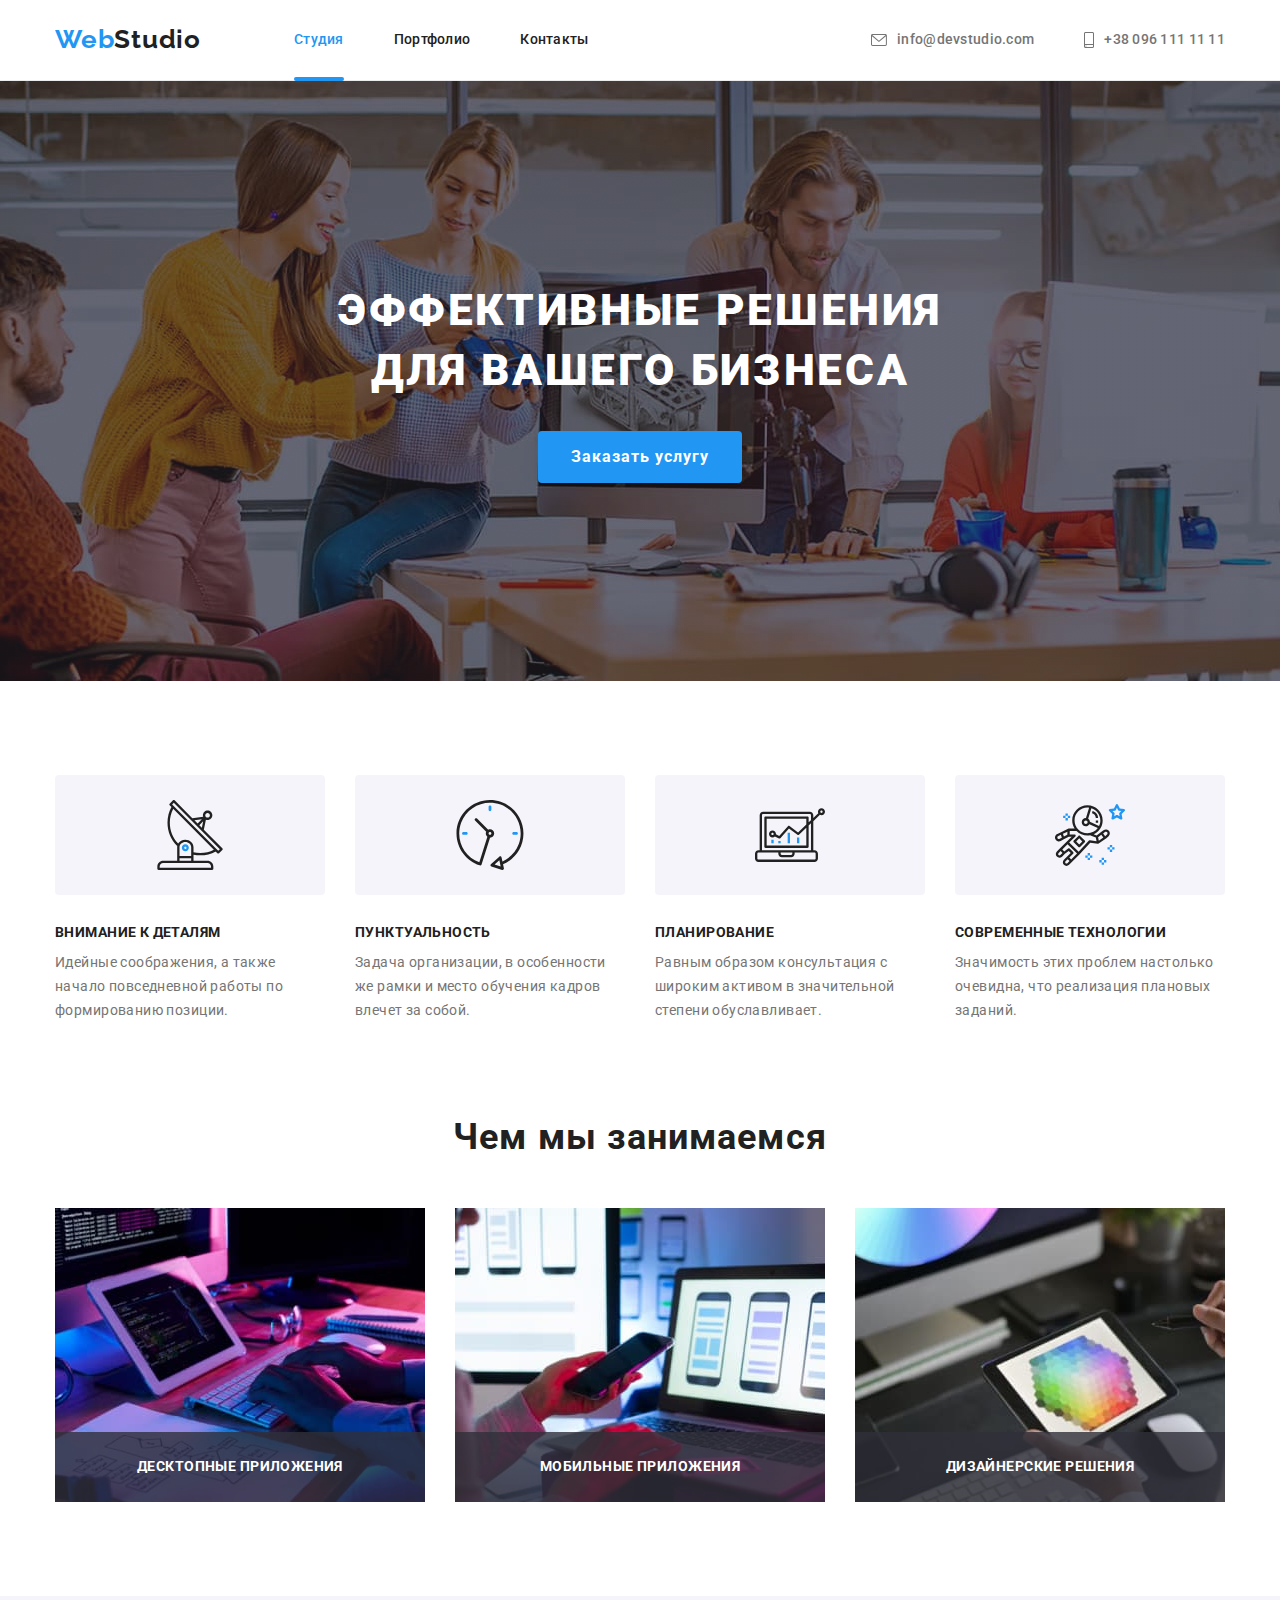
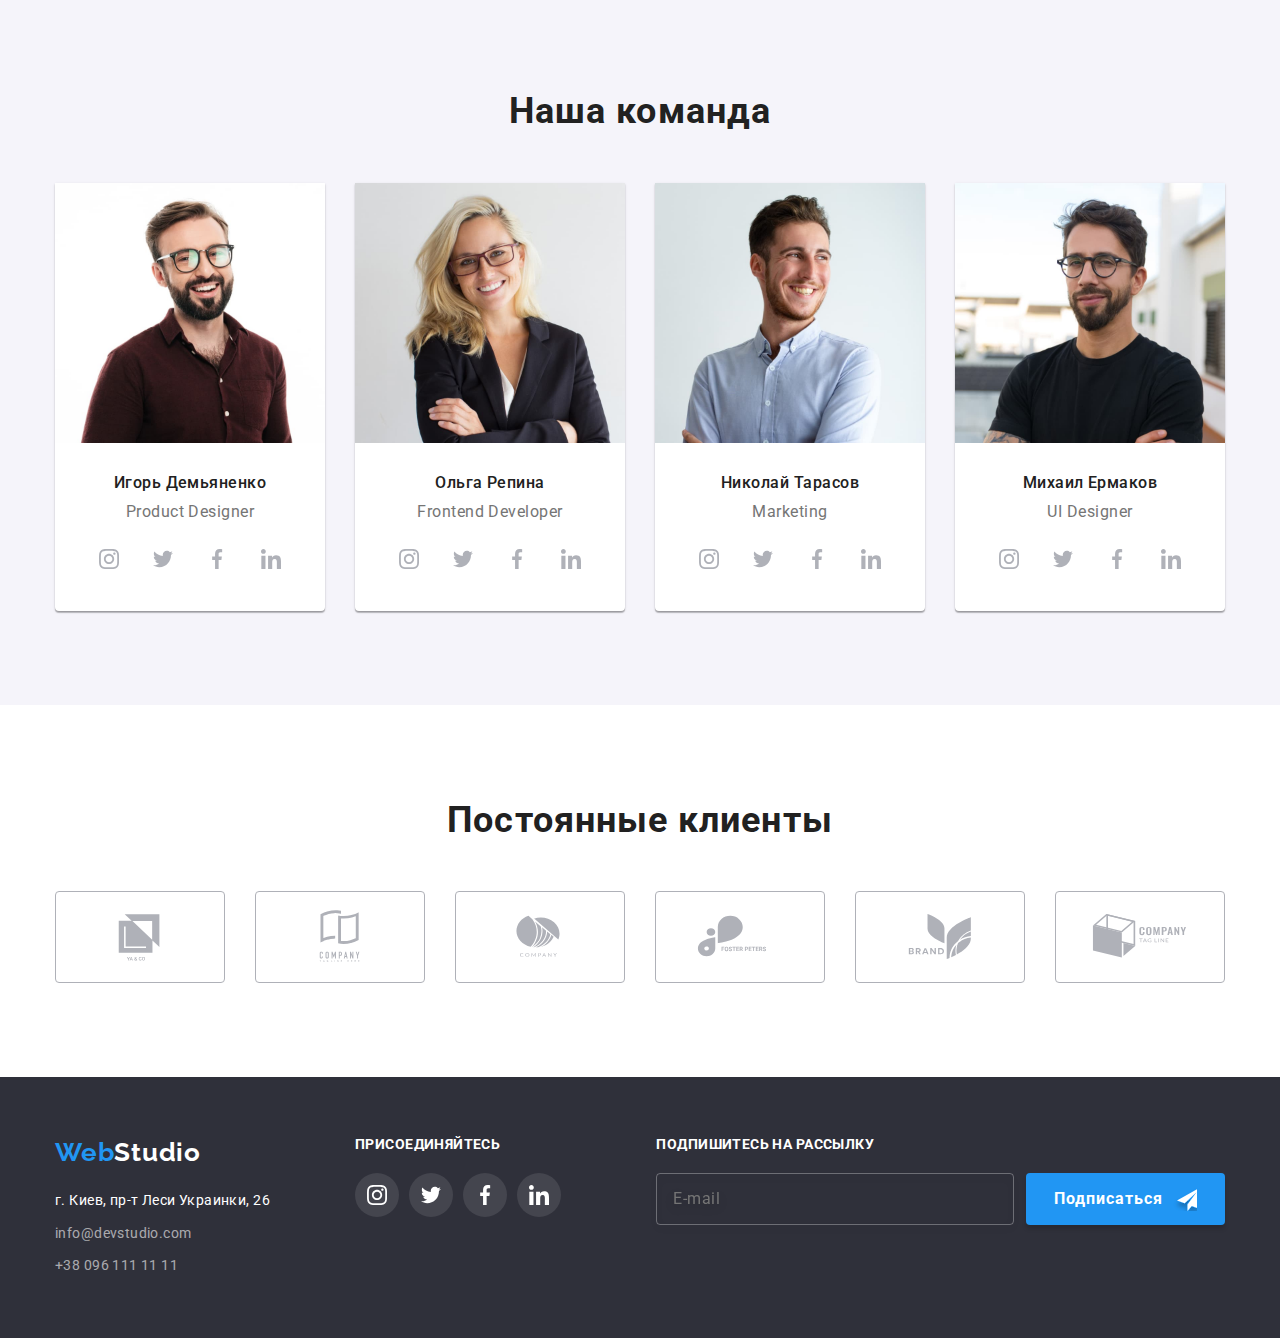
<file: index.html>
<!DOCTYPE html>
<html lang="ru">
<head>
    <meta charset="UTF-8">
    <meta http-equiv="X-UA-Compatible" content="IE=edge">
    <meta name="viewport" content="width=device-width, initial-scale=1.0">
    <title>Document</title>
    <link rel="preconnect" href="https://fonts.googleapis.com">
    <link rel="preconnect" href="https://fonts.gstatic.com" crossorigin>
    <link href="https://fonts.googleapis.com/css2?family=Raleway:wght@700&family=Roboto:wght@400;500;700;900&display=swap"
        rel="stylesheet">
    <link rel="stylesheet" href="https://cdnjs.cloudflare.com/ajax/libs/modern-normalize/1.1.0/modern-normalize.min.css">
    <link rel="stylesheet" href="./css/styles.css">
</head>
<body>
 <header class="border">
    <div class="conteiner header-flex">
        <nav class="header-flex">
            <a href="./index.html" lang="en" class="logo">Web<span class="logo-part">Studio</span></a>
            <ul class="site-nav list">
                <li class="item"><a href="./index.html" class="link current">Студия</a> </li>
                <li class="item"><a href="./portfolio.html" class="link">Портфолио</a> </li>
                <li class="item"><a href="" class="link">Контакты</a> </li>
            </ul>
        </nav>
        
        <ul class="site-contacts list">
            <li class="item"> <a href="mailto:info@devstudio.com" class="link">
                <svg class="envelope-icon"> 
                    <use href="./img/icons.svg#icon-envelope" >
                    </use>
                </svg>
                     info@devstudio.com
                    </a>
                </li> 
            <li class="item">
                <a href="tel:+380961111111" class="link">   
                <svg class="smartphone-icon">
                    <use href="./img/icons.svg#icon-smartphone">
                    </use>
                </svg>
                +38 096 111 11 11</a>
             </li>
        </ul>
    </div>
    
 </header>
 <main>
    <!-- Главная секция -->
    <section class="mainsection">
        <h1 class="title">Эффективные решения для вашего бизнеса</h1>
        <button type="button" class="button" data-modal-open>Заказать услугу</button>
    </section>
    <!--Черты компании-->
        <section class="feature-section">
        <div class="conteiner">
        <h2 class="hid-header">Черты компании</h2>
        <ul class="feature-list list">
            <li class="item">
                <div class="icon-flex">
                    <svg class="icon">
                        <use href="./img/icons.svg#icon-antenna">
                        </use>
                    </svg>
                </div>
                

                <h3 class="title">Внимание к деталям</h3>
                <p class="text">Идейные соображения, а также начало повседневной работы по формированию позиции.</p>
            </li>
            <li class="item">
                <div class="icon-flex">
                <svg class="icon">
                    <use href="./img/icons.svg#icon-clock">
                    </use>
                </svg>
                </div>
                <h3 class="title">Пунктуальность</h3>
                <p class="text">Задача организации, в особенности же рамки и место обучения кадров влечет за собой.</p>
            </li>
            <li class="item">
                <div class="icon-flex">
                <svg class="icon">
                    <use href="./img/icons.svg#icon-diagram">
                    </use>
                </svg>
                </div>
                <h3 class="title">Планирование</h3>
                <p class="text">Равным образом консультация с широким активом в значительной степени обуславливает.</p>
            </li>
            <li class="item">
                <div class="icon-flex">
                <svg class="icon">
                    <use href="./img/icons.svg#icon-astronaut">
                    </use>
                </svg>
                </div>
                <h3 class="title">Современные технологии</h3>
                <p class="text">Значимость этих проблем настолько очевидна, что реализация плановых заданий.</p>
            </li>
        </ul>
        </div>
    </section>
    <!--Чем мы занимаемся-->
    <section class="type-work-section">
        <div class="conteiner">
        <h2 class="section-title">Чем мы занимаемся</h2>
        <ul class="type-work list">
            <li class="item">
                <a href="" class="link">
                    <img class="img" src="./img/box1.jpg" alt="Пример работ 1" 
                    width="370"
                    height="294"/>
                    <p class="text">Десктопные приложения</p>
                </a>
            </li>
            <li class="item">
                <a href="" class="link">
                <img class="img" src="./img/box2.jpg " alt="Пример работ 2" 
                width="370"
                height="294"/>
                <p class="text">Мобильные приложения</p>
            </a>
        </li>
            <li class="item">
                <a href="" class="link">
                <img class="img" src="./img/box3.jpg" alt="Пример работ 3" 
                width="370"
                height="294"/>
                <p class="text">Дизайнерские решения</p>
                </a>
        </li>
        </ul>
        </div>
    </section>
    
    <!--Наша команда-->
    <section class="team">
        <div class="conteiner">
        <h2 class="section-title">Наша команда</h2>
        <ul class="list">
        <li class="team-list">
            <img class="img" src="./img/img.jpg" alt="Сотрудник 1" 
            width="270"
            height="260">
            <div class="team-bloc">
            <h3 class="team-title">Игорь Демьяненко</h3>
            <p lang="en" class="team-text">Product Designer</p>
            <ul class="icon-flex list">
                <li>
                <a href="" class="link">
                    <svg class="icon">
                    <use href="./img/icons.svg#icon-instagram"></use>
                </svg>
                </a>
                </li>
                <li>
                <a href="" class="link">
                    <svg class="icon">
                    <use href="./img/icons.svg#icon-twitter"></use>
                </svg>
                </a>
                </li>
                <li>
                <a href="" class="link">
                    <svg class="icon">
                    <use href="./img/icons.svg#icon-facebook"></use>
                </svg>
                </a>
                </li>
                <li>
                <a href="" class="link">
                    <svg class="icon">
                    <use href="./img/icons.svg#icon-linkedin"></use>
                </svg>
                </a>
                </li>
            </ul>
            </div>
        </li>
        <li class="team-list">
            <img class="img" src="./img/img1.jpg" alt="Сотрудник 2"
            width="270"
            height="260">
            <div class="team-bloc">
            <h3 class="team-title">Ольга Репина</h3>
            <p lang="en" class="team-text">Frontend Developer</p>
            <ul class="icon-flex list">
                <li>
                    <a href="" class="link">
                        <svg class="icon">
                            <use href="./img/icons.svg#icon-instagram"></use>
                        </svg>
                    </a>
                </li>
                <li>
                    <a href="" class="link">
                        <svg class="icon">
                            <use href="./img/icons.svg#icon-twitter"></use>
                        </svg>
                    </a>
                </li>
                <li>
                    <a href="" class="link">
                        <svg class="icon">
                            <use href="./img/icons.svg#icon-facebook"></use>
                        </svg>
                    </a>
                </li>
                <li>
                    <a href="" class="link">
                        <svg class="icon">
                            <use href="./img/icons.svg#icon-linkedin"></use>
                        </svg>
                    </a>
                </li>
            </ul>
            </div>
        </li>
        <li class="team-list">
            <img class="img" src="./img/img2.jpg" alt="Сотрудник 3"
            width="270"
            height="260">
            <div class="team-bloc">
            <h3 class="team-title">Николай Тарасов</h3>
            <p lang="en" class="team-text">Marketing</p>
            <ul class="icon-flex list">
                <li>
                    <a href="" class="link">
                        <svg class="icon">
                            <use href="./img/icons.svg#icon-instagram"></use>
                        </svg>
                    </a>
                </li>
                <li>
                    <a href="" class="link">
                        <svg class="icon">
                            <use href="./img/icons.svg#icon-twitter"></use>
                        </svg>
                    </a>
                </li>
                <li>
                    <a href="" class="link">
                        <svg class="icon">
                            <use href="./img/icons.svg#icon-facebook"></use>
                        </svg>
                    </a>
                </li>
                <li>
                    <a href="" class="link">
                        <svg class="icon">
                            <use href="./img/icons.svg#icon-linkedin"></use>
                        </svg>
                    </a>
                </li>
            </ul>
            </div>
        </li>
        <li class="team-list">
            <img class="img" src="./img/img3.jpg" alt="Сотрудник 4"
            width="270"
            height="260">
            <div class="team-bloc">
            <h3 class="team-title">Михаил Ермаков</h3>
            <p lang="en" class="team-text">UI Designer</p>
            <ul class="icon-flex list">
                <li>
                    <a href="" class="link">
                        <svg class="icon">
                            <use href="./img/icons.svg#icon-instagram"></use>
                        </svg>
                    </a>
                </li>
                <li>
                    <a href="" class="link">
                        <svg class="icon">
                            <use href="./img/icons.svg#icon-twitter"></use>
                        </svg>
                    </a>
                </li>
                <li>
                    <a href="" class="link">
                        <svg class="icon">
                            <use href="./img/icons.svg#icon-facebook"></use>
                        </svg>
                    </a>
                </li>
                <li>
                    <a href="" class="link">
                        <svg class="icon">
                            <use href="./img/icons.svg#icon-linkedin"></use>
                        </svg>
                    </a>
                </li>
            </ul>
            </div>
        </li>
    </ul>
    </div>
    </section>
    <!--Постоянные клиенты-->
    <section class="clients">
        <div class="conteiner">
            <h2 class="section-title">Постоянные клиенты</h2>
            <ul class="list">
                <li class="clients-list">
                <a href="" class="clients-link">
                    <svg class="icon">
                        <use href="./img/icons.svg#icon-Logo1">
                        </use>
                    </svg>
                </a>
                </li>
                <li class="clients-list">
                    <a href="" class="clients-link">
                    <svg class="icon">
                    <use href="./img/icons.svg#icon-Logo2">
                    </use>
                    </svg>
                </a>
                </li>
                <li class="clients-list">
                <a href="" class="clients-link">
                    <svg class="icon">
                        <use href="./img/icons.svg#icon-Logo3">
                        </use>
                    </svg>
                </a>
                </li>
                <li class="clients-list">
                <a href="" class="clients-link">
                    <svg class="icon">
                        <use href="./img/icons.svg#icon-Logo4">
                        </use>
                    </svg>
                </a>
                </li>
                <li class="clients-list">
                <a href="" class="clients-link">
                    <svg class="icon">
                        <use href="./img/icons.svg#icon-Logo5">
                        </use>
                    </svg>
                </a>
                </li>
                <li class="clients-list">
                <a href="" class="clients-link">
                    <svg class="icon">
                        <use href="./img/icons.svg#icon-Logo6">
                        </use>
                    </svg>
                </a>
                </li>
            </ul>
        </div>
    </section>
 </main>
 <footer class="footer">
    <div class="conteiner footer-flex">
        <div class="adress-block">
        <a href="./index.html" lang="en" class="logo">Web<span class="logo-part">Studio</span> </a>
        <address>
            <p class="text">г. Киев, пр-т Леси Украинки, 26</p> 
        <ul class="footer-link list">
            <li class="margin"><a href="mailto:info@devstudio.com" class="link">info@devstudio.com</a></li>
            <li ><a href="tel:+380961111111" class="link">+38 096 111 11 11</a> </li>
        </ul>
        </address>
        </div>
        <div class="link-block">
        <h3 class="icon-title">Присоединяйтесь</h3>
        <ul class="footer-icon">
            <li class="list">
                <a href="" class="link">
                    <svg class="icon">
                        <use href="./img/icons.svg#icon-instagram"></use>
                    </svg>
                </a>
            </li>
            <li class="list">
                <a href="" class="link">
                    <svg class="icon">
                        <use href="./img/icons.svg#icon-twitter"></use>
                    </svg>
                </a>
            </li>
            <li class="list">
                <a href="" class="link">
                    <svg class="icon">
                        <use href="./img/icons.svg#icon-facebook"></use>
                    </svg>
                </a>
            </li>
            <li class="list">
                <a href="" class="link">
                    <svg class="icon">
                        <use href="./img/icons.svg#icon-linkedin"></use>
                    </svg>
                </a>
            </li>
        </ul>
        </div>
        <form class="footer-form">
            <h3 class="footer-form-title">Подпишитесь на рассылку</h3>
            <div class="footer-form-flex">
            <input type="email" name="mail" id="mail" placeholder="E-mail" class="footer-form-input">
            <button type="submit" class="footer-form-button">Подписаться</button>
            </div>
        
        </form>
    </div>
        
        
   
 </footer>
 <!-- Модалка -->
<div class="backdrop is-hidden" data-modal>
    <div class="modal">
        <button type="button" class="modal-button" data-modal-close>
            <svg class="close-modal">
                <use href="./img/icons.svg#icon-close"></use>
            </svg>
        </button>
        <h2 class="form-title">Оставьте свои данные, мы вам перезвоним</h2>
        <form class="form">
            <div class="form-field">
                 <label for="name" class="form-label">Имя</label>
                 <div class="position-icon">
                 <input type="text" name="name" id="name" required class="form-input">
                 <svg class="input-icon">
                    <use href="./img/icons.svg#icon-person-black"></use>
                 </svg>
                </div>
            </div>
            
            <div class="form-field">
                <label for="tel" class="form-label">Телефон</label>
                <div class="position-icon">
                <input type="tel" name="tel" id="tel" required class="form-input">
                <svg class="input-icon">
                    <use href="./img/icons.svg#icon-phone-black"></use>
                </svg>
                </div>
            </div>

            <div class="form-field">
                <label for="email" class="form-label">Почта</label>
                <div class="position-icon">
                <input type="email" name="email" id="email" class="form-input">
                <svg class="input-icon">
                    <use href="./img/icons.svg#icon-email-black"></use>
                </svg>
                </div>
            </div>
        
            <div class="form-coment">
                <label for="coment" class="form-label">Комментарий</label>
                <textarea name="coment" id="coment" rows="8" placeholder="Введите текст" class="form-textarea"></textarea>
            </div>
            
            <div class="form-policy">
                <label class="policy-label">
                    <input type="checkbox" name="policy" class="policy-input" value="true">
                    
                        <svg class="policy-icon">
                            <use href="./img/icons.svg#icon-check"></use>
                        </svg>
                  
                    Соглашаюсь с рассылкой и принимаю <span class="policy-span">Условия
                    договора</span>
                </label>
            </div>
        
            <button type="submit" class="form-button">Отправить</button>
        </form>
    </div>
</div>
<script src="./js/modal.js"></script>
</body>

</html>
</file>
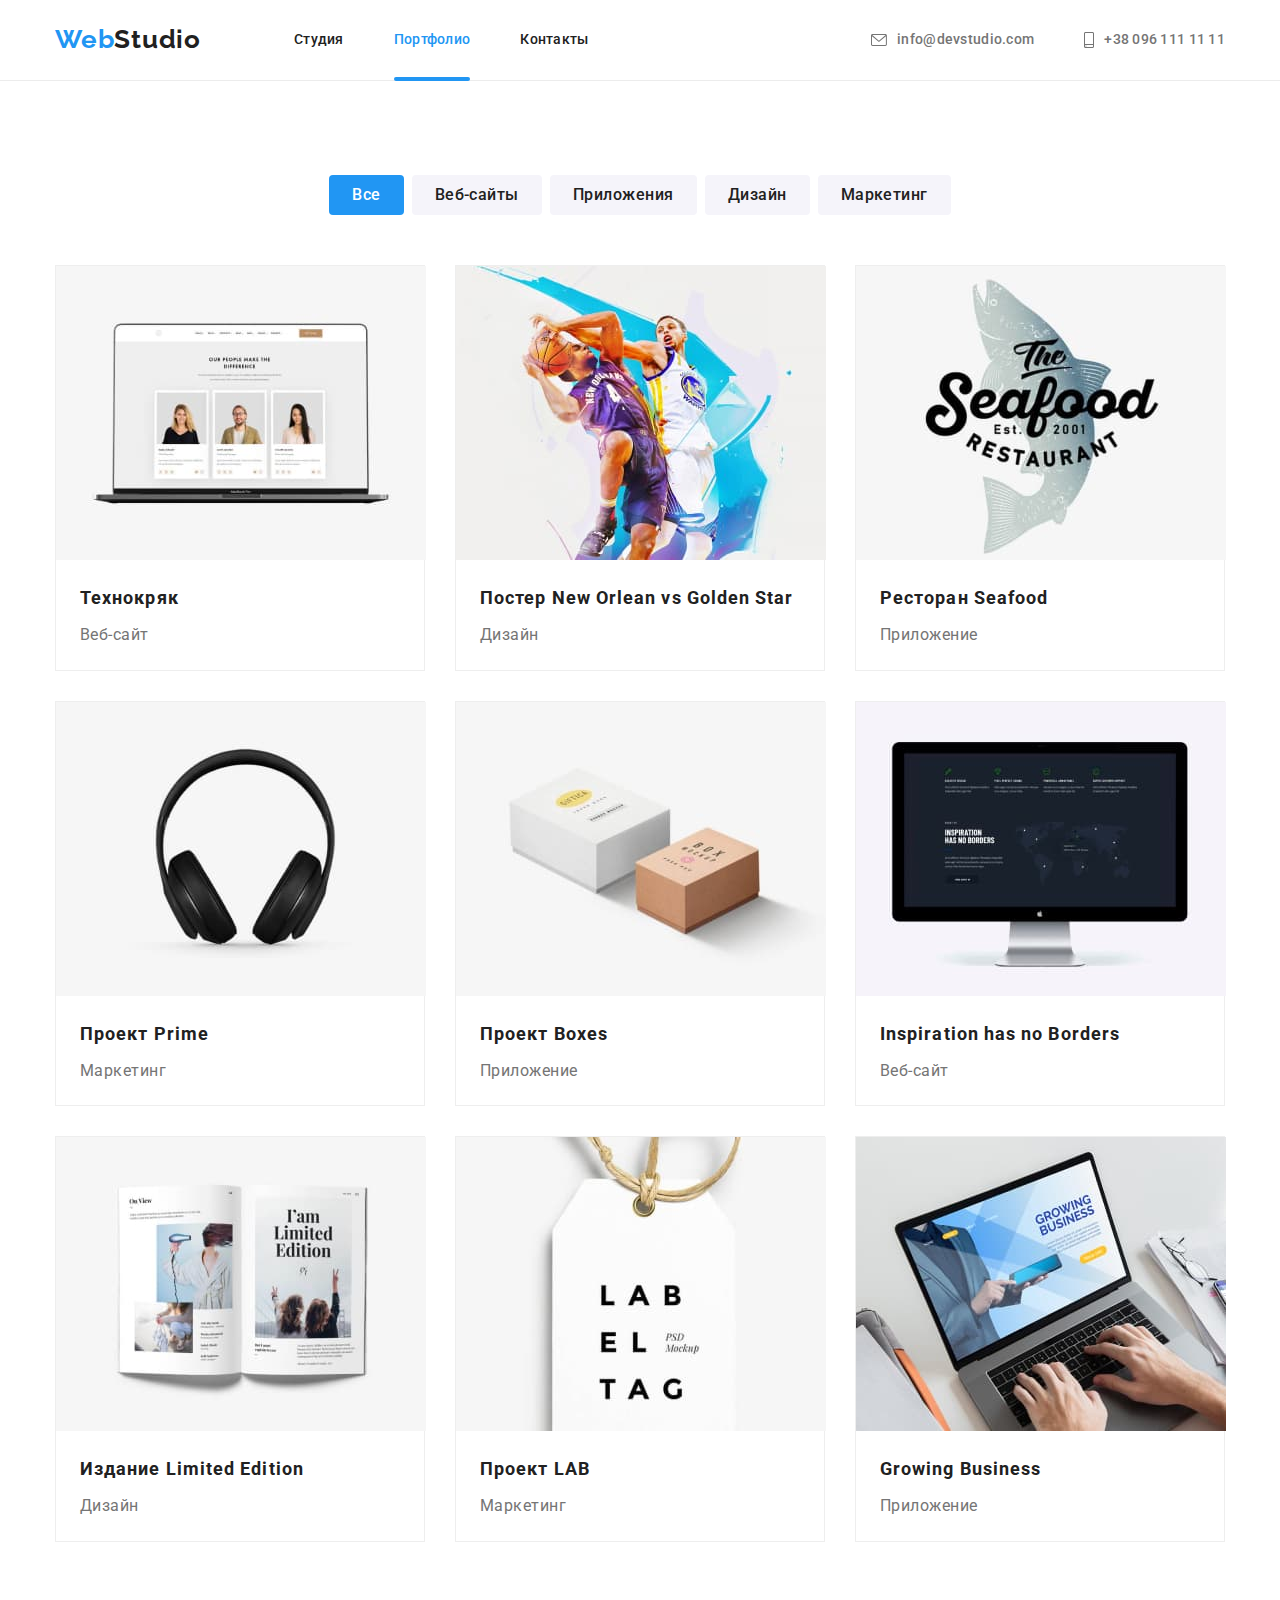
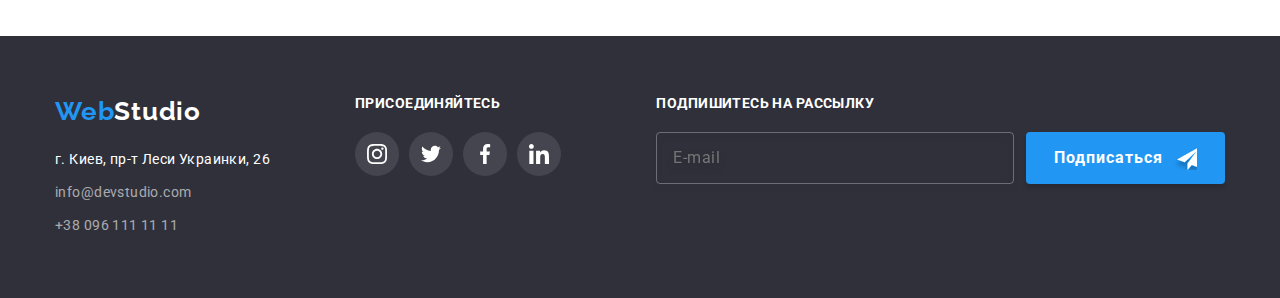
<file: portfolio.html>
<!DOCTYPE html>
<html lang="ru">
<head>
    <meta charset="UTF-8">
    <meta http-equiv="X-UA-Compatible" content="IE=edge">
    <meta name="viewport" content="width=device-width, initial-scale=1.0">
    <title>Document</title>
    <link rel="preconnect" href="https://fonts.googleapis.com">
    <link rel="preconnect" href="https://fonts.gstatic.com" crossorigin>
    <link href="https://fonts.googleapis.com/css2?family=Raleway:wght@700&family=Roboto:wght@400;500;700;900&display=swap"
        rel="stylesheet">
    <link rel="stylesheet" href="https://cdnjs.cloudflare.com/ajax/libs/modern-normalize/1.1.0/modern-normalize.min.css">
    <link rel="stylesheet" href="./css/styles.css">
</head>
<body>
<header class="border">
    <div class="conteiner header-flex">
        <nav class="header-flex">
            <a href="./index.html" lang="en" class="logo">Web<span class="logo-part">Studio</span></a>
            <ul class="site-nav list">
                <li class="item"><a href="./index.html" class="link ">Студия</a> </li>
                <li class="item"><a href="./portfolio.html" class="link current">Портфолио</a> </li>
                <li class="item"><a href="" class="link">Контакты</a> </li>
            </ul>
        </nav>

        <ul class="site-contacts list">
            <li class="item"> <a href="mailto:info@devstudio.com" class="link">
                    <svg class="envelope-icon">
                        <use href="./img/icons.svg#icon-envelope">
                        </use>
                    </svg>
                    info@devstudio.com
                </a></li>
            <li class="item"><a href="tel:+380961111111" class="link">
                    <svg class="smartphone-icon">
                        <use href="./img/icons.svg#icon-smartphone">
                        </use>
                    </svg>
                    +38 096 111 11 11</a> </li>
        </ul>
    </div>

</header>
    <main>
      <section class="portfolio">
        <div class="conteiner">
        <h1 class="hid-title">Портфолио</h1>
       <ul class="portfolio-nav list">
        <li class="item">
            <button type="button" class="button current">Все</button>  
        </li>
        <li class="item">
            <button type="button" class="button">Веб-сайты</button>  
        </li>
        <li class="item">
            <button type="button" class="button">Приложения</button>  
        </li>
        <li class="item">
            <button type="button" class="button">Дизайн</button>
        </li>
        <li class="item">
            <button type="button" class="button">Маркетинг</button>
        </li>
       </ul>  
<ul class="portfolio-list list">
    <li class="item">
        <a href="" class="portfolio-link">
            <div class="position">
            <img class="img" src="./img/portf1.jpg" alt="Технокряк"
             width="370" height="294">
            <p class="position-text">Ресурс предлагает комплексные предложения с разным уровнем функционала и zсервисов. Все это позволит посетителю получить
        исчерпывающие сведения о компании или частном лице.</p>
            </div>
        <div class="description">
        <h2 class="title">Технокряк</h2>
        <p class="text">Веб-сайт</p>
        </div>
        </a>
    </li>
    <li class="item">
        <a href="" class="portfolio-link">
            <div class="position">
        <img class="img" src="./img/portf2.jpg" alt="Постер New Orlean vs Golden Star" 
        width="370" height="294">
        <p class="position-text">Ресурс предлагает комплексные предложения с разным уровнем функционала и zсервисов. Все это позволит посетителю получить
        исчерпывающие сведения о компании или частном лице.</p>
        </div>
        <div class="description">
        <h2 class="title">Постер <span lang="en">New Orlean vs Golden Star</span> </h2>
        <p class="text">Дизайн</p>
        </div>
        </a>
    </li>
    <li class="item">
        <a href="" class="portfolio-link">
            <div class="position">
        <img class="img" src="./img/portf3.jpg" alt="Ресторан Seafood" 
        width="370" height="294">
        <p class="position-text">Ресурс предлагает комплексные предложения с разным уровнем функционала и zсервисов. Все это позволит посетителю получить
        исчерпывающие сведения о компании или частном лице.</p>
        </div>
        <div class="description">
        <h2 class="title">Ресторан <span lang="en">Seafood</span></h2>
        <p class="text">Приложение</p>
        </div>
        </a>
    </li>
    <li class="item">
        <a href="" class="portfolio-link">
            <div class="position">
        <img class="img" src="./img/portf4.jpg" alt="Проект Prime" 
        width="370" height="294">
        <p class="position-text">Ресурс предлагает комплексные предложения с разным уровнем функционала и zсервисов. Все это позволит посетителю получить
        исчерпывающие сведения о компании или частном лице.</p>
        </div>
        <div class="description">
        <h2 class="title">Проект <span lang="en">Prime</span></h2>
        <p class="text">Маркетинг</p>
        </div>
        </a>
    </li>
    <li class="item">
        <a href="" class="portfolio-link">
            <div class="position">
        <img class="img" src="./img/portf5.jpg" alt="Проект Boxes" 
        width="370" height="294">
        <p class="position-text">Ресурс предлагает комплексные предложения с разным уровнем функционала и zсервисов. Все это позволит посетителю получить
        исчерпывающие сведения о компании или частном лице.</p>
        </div>
        <div class="description">
        <h2 class="title">Проект <span lang="en">Boxes</span></h2>
        <p class="text">Приложение</p>
        </div>
        </a>
    </li>
    <li class="item">
        <a href="" class="portfolio-link">
            <div class="position">
        <img class="img" src="./img/portf6.jpg" alt="Inspiration has no Borders" 
        width="370" height="294">
        <p class="position-text">Ресурс предлагает комплексные предложения с разным уровнем функционала и zсервисов. Все это позволит посетителю получить
        исчерпывающие сведения о компании или частном лице.</p>
        </div>
        <div class="description">
        <h2 class="title">Inspiration has no Borders</h2>
        <p class="text">Веб-сайт</p>
        </div>
        </a>
    </li>
    <li class="item">
        <a href="" class="portfolio-link">
            <div class="position">
        <img class="img" src="./img/portf7.jpg" alt="Издание Limited Edition" 
        width="370" height="294">
        <p class="position-text">Ресурс предлагает комплексные предложения с разным уровнем функционала и zсервисов. Все это позволит посетителю получить
        исчерпывающие сведения о компании или частном лице.</p>
        </div>
        <div class="description">
        <h2 class="title">Издание <span lang="en">Limited Edition</span></h2>
        <p class="text">Дизайн</p>
        </div>
        </a>
    </li>
    <li class="item">
        <a href="" class="portfolio-link">
            <div class="position">
        <img class="img" src="./img/portf8.jpg" alt="Проект LAB" 
        width="370" height="294">
        <p class="position-text">Ресурс предлагает комплексные предложения с разным уровнем функционала и zсервисов. Все это позволит посетителю получить
        исчерпывающие сведения о компании или частном лице.</p>
        </div>
        <div class="description">
        <h2 class="title">Проект <span lang="en">LAB</span> </h2>
        <p class="text">Маркетинг</p>
        </div>
        </a>
    </li>
    <li class="item">
        <a href="" class="portfolio-link">
            <div class="position">
        <img class="img" src="./img/portf9.jpg" alt="Growing Business" 
        width="370" height="294">
        <p class="position-text">Ресурс предлагает комплексные предложения с разным уровнем функционала и zсервисов. Все это позволит посетителю получить
        исчерпывающие сведения о компании или частном лице.</p>
        </div>
        <div class="description">
        <h2 class="title">Growing Business</h2>
        <p class="text">Приложение</p>
        </div>
        </a>
    </li>
</ul>
</div>
      </section>
    </main>
<footer class="footer">
    <div class="conteiner footer-flex">
        <div class="adress-block">
            <a href="./index.html" lang="en" class="logo">Web<span class="logo-part">Studio</span> </a>
            <address>
                <p class="text">г. Киев, пр-т Леси Украинки, 26</p>
                <ul class="footer-link list">
                    <li class="margin">
                        <a href="mailto:info@devstudio.com" class="link">info@devstudio.com</a>
                    </li>
                    <li>
                        <a href="tel:+380961111111" class="link">+38 096 111 11 11</a> 
                    </li>
                </ul>
            </address>
        </div>
        <div class="link-block">
            <h3 class="icon-title">Присоединяйтесь</h3>
            <ul class="footer-icon">
                <li class="list">
                    <a href="" class="link">
                        <svg class="icon">
                            <use href="./img/icons.svg#icon-instagram"></use>
                        </svg>
                    </a>
                </li>
                <li class="list">
                    <a href="" class="link">
                        <svg class="icon">
                            <use href="./img/icons.svg#icon-twitter"></use>
                        </svg>
                    </a>
                </li>
                <li class="list">
                    <a href="" class="link">
                        <svg class="icon">
                            <use href="./img/icons.svg#icon-facebook"></use>
                        </svg>
                    </a>
                </li>
                <li class="list">
                    <a href="" class="link">
                        <svg class="icon">
                            <use href="./img/icons.svg#icon-linkedin"></use>
                        </svg>
                    </a>
                </li>
            </ul>
        </div>
        <form class="footer-form">
            <h3 class="footer-form-title">Подпишитесь на рассылку</h3>
            <div class="footer-form-flex">
                <input type="email" name="mail" id="mail" placeholder="E-mail" class="footer-form-input">
                <button type="submit" class="footer-form-button">Подписаться</button>
            </div>
        
        </form>
    </div>
</footer>
</body>
</html>
</file>
<file: css/styles.css>
/* основной текст заголовки #212121*/
/* втор. цвет осн. текст #757575 */
/* цвет загол Н1 #FFFFFF */
/* доп цвет синий #2196F3 */

:root {
    --title-text-color:#212121;
    --prymary-text-color:#757575;
    --axent-text-color:#2196F3;
    --Wite-text-color:#FFFFFF;
    --background-main-color: #F5F4FA;
    --background-footer-color: #2F303A;
}
body {
    background-color: var(--Wite-text-color);
    color: var(--prymary-text-color) ;
    font-family: 'Roboto', sans-serif;
    font-weight: 400;
    font-size: 14px;
    line-height: 1.7;
    letter-spacing: 0.03em;
}

.conteiner {
    margin-left: auto;
    margin-right: auto;
    width: 1200px;
    padding-left: 15px;
    padding-right: 15px;
 
    /* background-color: aqua; */
}
.list {
    list-style: none;
    padding: 0;
    margin: 0; 
}
.img {
    display: block;
}
.logo {
    color: var(--axent-text-color);
    font-family: 'Raleway', sans-serif;
        font-weight: 700;
        font-size: 26px;
        line-height: 1.2;
        letter-spacing: 0.03em;

        text-decoration: none;
}
.logo-part {
    
    color: var(--title-text-color);
}

/* навигация сайта*/
.header-flex {
    display: flex;
    align-items: center;

}
.border {
    border-bottom: 1px solid #ECECEC;
}
.site-nav {
    display: flex;
    margin-left: 93px;
}

.site-nav .item:not(:last-child) {
   margin-right: 50px;
}
.site-nav .link {
    display: block;
    padding-top: 32px;
    padding-bottom: 32px;

    color: var(--title-text-color);
    font-weight: 500;
    font-size: 14px;
    line-height: 1.14;
    letter-spacing: 0.02em;
    text-decoration: none;

    transition: color 250ms cubic-bezier(0.4, 0, 0.2, 1);
}
.site-nav .link:hover, 
.site-nav .link:focus {
   color: var(--axent-text-color); 
}
.site-nav .link.current {
    color: var(--axent-text-color);
}
.site-nav .item {
    position: relative;
}

.site-nav .link.current::after {
    content: "";
    position: absolute;
    left: 0;
    bottom: -1px;
    width: 100%;
    height: 4px;
    background-color: #2196F3;
    border-radius: 2px;
    
    /* background-size: cover; */
}
.site-contacts {
    display: flex;
    margin-left: auto;
}

.site-contacts .item:not(:last-child) {
    margin-right: 50px;
}

.site-contacts .link {
    display: flex;
    align-items: center;
    padding-top: 32px;
    padding-bottom: 32px;
    color: var(--prymary-text-color);
    font-weight: 500;
        font-size: 14px;
        line-height: 1.14;
        letter-spacing: 0.02em;
        text-decoration: none;

        transition: color 250ms cubic-bezier(0.4, 0, 0.2, 1);
}
.site-contacts .link:hover, 
.site-contacts .link:focus {
    color: var(--axent-text-color);
}
.site-contacts .icon-flex {
    display: flex;
    align-items: center;
}
.envelope-icon {
    width: 16px;
    height: 12px;
    margin-right: 10px;
    fill: currentColor;
}
.smartphone-icon {
    width: 10px;
    height: 16px;
    margin-right: 10px;
    fill: currentColor;
}
/* Главная секция */
.mainsection {
    padding: 200px 0;
    text-align: center;
   
    max-width: 1600px;
    max-height: 600px;
    margin-left: auto;
    margin-right: auto;
    background-image: linear-gradient(rgba(47, 48, 58, 0.4), rgba(47, 48, 58, 0.4)), url(../img/hero.jpg);
    background-color: #C4C4C4;
    background-repeat: no-repeat;
    background-position: center;
    background-size: cover;
    
}
.mainsection .title {
    margin: 0 auto 30px auto;
    width: 696px;
    color: var(--Wite-text-color);
    font-weight: 900;
        font-size: 44px;
        line-height: 1.36;
        letter-spacing: 0.06em;
        text-transform: uppercase;
}

.mainsection .button {
display: inline-block;
margin: 0 auto;
padding: 10px 32px;
background: var(--axent-text-color);
box-shadow: 0px 4px 4px rgba(0, 0, 0, 0.15);
font-family: inherit;
font-weight: 700;
    font-size: 16px;
    line-height: 1.87;
    display: flex;
    align-items: center;
    letter-spacing: 0.06em;
color: var(--Wite-text-color);
min-width: 200px;
border-radius: 4px;
border: 1px solid transparent;
cursor: pointer;
}
/* Модалка */
.backdrop.is-hidden {
    visibility: hidden;
    opacity: 0;
    pointer-events: none;
}
.backdrop {
    position: fixed;
    top: 0;
    left: 0;
    width: 100%;
    height: 100%;
    background-color: rgba(0, 0, 0, 0.2);

    transition: visibility 250ms cubic-bezier(0.4, 0, 0.2, 1), opacity 250ms cubic-bezier(0.4, 0, 0.2, 1);
}
.backdrop.is-hidden .modal {
    transform: translate(-50%, -50%) scale(0.9);
}
.modal {
    position: absolute;
    top: 50%;
    left: 50%;
    padding: 40px;
    margin: 0 auto;
    min-height: 581px;
    min-width: 528px;
    background-color: var(--Wite-text-color);
    box-shadow: 0px 1px 3px rgba(0, 0, 0, 0.12), 0px 1px 1px rgba(0, 0, 0, 0.14), 0px 2px 1px rgba(0, 0, 0, 0.2);
    border-radius: 4px;
    
    transform: translate(-50%, -50%) scale(1);
    transition: transform 250ms cubic-bezier(0.4, 0, 0.2, 1);
}
.modal-button {
    position: absolute;
    top: 8px;
    right: 8px;
    display: flex;
    width: 30px;
    height: 30px;
    justify-content: center;
    align-items: center;
    background-color: #FFFFFF;
    border: 1px solid rgba(0, 0, 0, 0.1);
    border-radius: 50%;
    cursor: pointer;
}
.close-modal {
    width: 18px;
    height: 18px;
    fill: currentColor;

    transition: color 250ms cubic-bezier(0.4, 0, 0.2, 1);
}
.close-modal:hover,
.close-modal:focus {
    color: var(--axent-text-color);
}

.form-title {
    margin-top: 0;
    margin-bottom: 12px;
    font-weight: 700;
        font-size: 20px;
        line-height: 23px;
        text-align: center;
        letter-spacing: 0.03em;
    
        color: var(--title-text-color);
}

.form-field {
    display: flex;
    flex-direction: column;
    margin-bottom: 10px;
}
.form-label {
    margin-bottom: 4px;
    font-weight: 400;
        font-size: 12px;
        line-height: 1.16;
        letter-spacing: 0.01em;
    
        color: var(--prymary-text-color);
}

.form-input {
    padding: 11px 12px;
    padding-left: 42px;
    width: 100%;
    border: 1px solid rgba(33, 33, 33, 0.2);
    border-radius: 4px;
    outline: 0;

    transition: border 250ms cubic-bezier(0.4, 0, 0.2, 1);
}

.input-icon {
    position: absolute;
    left: 12px;
    top: 50%;
    transform: translateY(-50%);
    width: 18px;
    height: 18px;
    fill: var(--title-text-color);

    transition: color 250ms cubic-bezier(0.4, 0, 0.2, 1);
}

.position-icon {
    position: relative;
}
.form-input:focus ~ .input-icon {
    fill: var(--axent-text-color);
  
}
.form-input:focus {
     border: 1px solid #2196F3;
}

.form-coment {
    display: flex;
    flex-direction: column;
    margin-bottom: 20px;

}

.form-textarea {
    width: 448px;
    height: 120px;
    padding: 12px 16px;
    border: 1px solid rgba(33, 33, 33, 0.2);
    border-radius: 4px;
    outline: 0;
    transition: border 250ms cubic-bezier(0.4, 0, 0.2, 1);
    
    resize: none;
}

.form-textarea:focus {
    border: 1px solid #2196F3;
}
.form-textarea::placeholder {
font-weight: 400;
    font-size: 12px;
    line-height: 1.17;
    letter-spacing: 0.01em;

    color: rgba(117, 117, 117, 0.5);
}

.policy-input {
    -webkit-appearance: none;
}

.policy-label {
    display: flex;
    justify-content: center;
    align-items: center;
    font-weight: 400;
        font-size: 14px;
        line-height: 1.7;
        letter-spacing: 0.03em;
    
        color: var(--prymary-text-color);
        cursor: pointer;
}
.policy-span {
    margin-left: 5px;
    font-weight: 400;
        font-size: 14px;
        line-height: 1.7;
        letter-spacing: 0.03em;
        text-decoration-line: underline;
    
        color: var(--axent-text-color);
}

.policy-icon {
    margin-right: 8px;
    width: 16px;
    height: 15px;
    border: 2px solid var(--title-text-color);
    border-radius: 2px;
    fill: transparent;

    transition: background-color 250ms cubic-bezier(0.4, 0, 0.2, 1), border-color 250ms cubic-bezier(0.4, 0, 0.2, 1), 
    fill 250ms cubic-bezier(0.4, 0, 0.2, 1);
}

.policy-input:checked + .policy-icon {
    border-color: transparent;
    background-color: var(--axent-text-color);
    fill: var(--Wite-text-color);

}
/* .policy-input:checked + .policy-icon {
    width: 16px;
    height: 15px;
    border-color: transparent;
    background-color: var(--axent-text-color);
    background-image: url('../img/check.svg');
    background-size: contain;
    background-origin: border-box;
    background-repeat: no-repeat;
} */

.form-button {
    margin: 0 auto;
    margin-top: 30px;
    padding: 10px 55px;
    background: var(--axent-text-color);
    border: 0px;
        box-shadow: 0px 4px 4px rgba(0, 0, 0, 0.15);
        border-radius: 4px;
        font-weight: 700;
        font-size: 16px;
        line-height: 1.87;

            display: flex;
            align-items: center;
            text-align: center;
            letter-spacing: 0.06em;
        
            color: #FFFFFF;
            cursor: pointer;
}


/* Секции */
.feature-section {
    padding: 94px 0;
}
.type-work-section {
    padding-bottom: 94px;
}
.section-title {
    margin-top: 0;
    margin-bottom: 50px;
    color: var(--title-text-color);
    font-weight: 700;
        font-size: 36px;
        line-height: 1.17;
        text-align: center;
        letter-spacing: 0.03em;
}
.hid-header {
position: absolute;
    white-space: nowrap;
    width: 1px;
    height: 1px;
    overflow: hidden;
    border: 0;
    padding: 0;
    clip: rect(0 0 0 0);
    clip-path: inset(50%);
    margin: -1px;
}

.feature-list {
    display: flex;
}

/* .feature-list .item::before {
    display: block;
    content: "";
    height: 120px;
    background-repeat: no-repeat;
    background-position: center;
    background-color: var(--background-main-color);
}
.feature-list .item:nth-child(1)::before {
background-image: url(../img/antenna.svg);
}
.feature-list .item:nth-child(2)::before {
    background-image: url(../img/clock.svg);
}
.feature-list .item:nth-child(3)::before {
    background-image: url(../img/diagram.svg);
}

.feature-list .item:nth-child(4)::before {
    background-image: url(../img/astronaut.svg);
} */
.feature-list .item {
    width: 270px;
}
.feature-list .item:not(:last-child) {
    margin-right: 30px;
}
.feature-section .icon-flex {
    display: flex;
    justify-content: center;
    align-items: center;
    width: 270px;
    height: 120px;
    background-color: var(--background-main-color);
    border-radius: 4px;
}
.feature-list .icon {
    width: 70px;
    height: 70px;
}
.feature-list .title {
    margin-top: 30px;
    margin-bottom: 10px;
    color: var(--title-text-color);
    font-weight: 700;
        font-size: 14px;
        line-height: 1.14;
        letter-spacing: 0.03em;
        text-transform: uppercase;
}
.feature-list .text {
 margin-top: 0;
 margin-bottom: 0;
}
/* Чем мы занимаемся */
.type-work {
    display: flex;
}
.type-work .link {
    text-decoration: none;
}
.type-work .item:not(:last-child) {
    margin-right: 30px;
}
.type-work .item {
    position: relative;
}

.type-work .text {
     position: absolute;
        left: 0;
        bottom: 0;
        margin: 0;
        padding: 27px 0;
        text-align: center;
        width: 370px;
        height: 70px;
        background: rgba(47, 48, 58, 0.8);

    font-weight: 700;
        font-size: 14px;
        line-height: 1.14;
        letter-spacing: 0.03em;
        text-transform: uppercase;
        color: var(--Wite-text-color);
}
/* наша команда*/
.team {
    padding-top: 94px;
    padding-bottom: 94px;
    background-color: var(--background-main-color);  
}
.team-list {
    background-color: var(--Wite-text-color);
    box-shadow: 0px 1px 3px rgba(0, 0, 0, 0.12), 0px 1px 1px rgba(0, 0, 0, 0.14), 0px 2px 1px rgba(0, 0, 0, 0.2);
    border-radius: 0px 0px 4px 4px;
}
.team .list {
    display: flex;
}
.team-list:not(:last-child) {
    margin-right: 30px;
}

.team-title {
    margin-top: 0;
    margin-bottom: 10px;
    color: var(--title-text-color);
    font-weight: 500;
        font-size: 16px;
        line-height: 1.2;
        letter-spacing: 0.03em;
        text-align: center;
}
.team-text {
    margin: 0;
       color: var(--prymary-text-color);
        font-weight: 400;
        font-size: 16px;
        line-height: 1.2;
        letter-spacing: 0.03em;
        text-align: center;
}
.team-bloc {
padding: 30px 0;
}
.team .icon-flex {
    display: flex;
    justify-content: space-between;
    padding: 16px 32px 0 ;
}
.team .icon {
    width: 20px;
    height: 20px;
    fill: currentColor;   
}
.icon-flex .link {
    display: flex;
    align-items:center;
    justify-content: center;
    width: 44px;
    height: 44px;
    color:#AFB1B8;
    border-radius: 50%;

    transition: background-color 250ms cubic-bezier(0.4, 0, 0.2, 1), color 250ms cubic-bezier(0.4, 0, 0.2, 1);
}
.icon-flex .link:hover,
.icon-flex .link:focus {
    background-color: var(--axent-text-color);
    color: var(--Wite-text-color);
}

/* Постоянные клиенты */
.clients {
    padding: 94px 0;
}
.clients-link {
    color: #AFB1B8;
    display: flex;
        align-items: center;
        justify-content: center;
        width: 170px;
        height: 92px;
        border: 1px solid #AFB1B8;
        border-radius: 4px;

        transition: border-color 250ms cubic-bezier(0.4, 0, 0.2, 1), color 250ms cubic-bezier(0.4, 0, 0.2, 1);
}
.clients .list {
    display: flex;
    justify-content: space-between;
}

.clients-link:hover,
.clients-link:focus {
    color: var(--axent-text-color);
    border-color: var(--axent-text-color);
 
}

.clients-list .icon {
    width: 106px;
    height: 60px;
    fill: currentColor;
}

/* FOOTER */
.footer {
    background-color: var(--background-footer-color);
    padding-top: 60px;
    padding-bottom: 60px;
}
.footer .logo-part {
    color: var(--Wite-text-color);
}

.footer .text {
    padding-right: 15px; 
    margin-top: 20px;
    margin-bottom: 9px;
    color: var(--Wite-text-color);
    font-weight: 400;
        font-size: 14px;
        line-height: 1.7;
        letter-spacing: 0.03em;
        font-style: normal;
}
.footer-link .link {
    font-weight: 400;
        font-size: 14px;
        line-height: 1.7;
        letter-spacing: 0.03em;
        color: rgba(255, 255, 255, 0.6);

        text-decoration: none;
        font-style: normal;
}
.footer-link .margin {
    margin-bottom: 9px;
}
.link-block {
    margin-left: 70px;
    width: 206px;
}
.icon-title {
    margin-top: 0;
    margin-bottom: 20px;
    font-weight: 700;
    font-size: 14px;
    line-height: 1.14;
    letter-spacing: 0.03em;
    text-transform: uppercase;
    
    color: #FFFFFF;
}
.footer-flex {
    display: flex;
}

.footer-icon {
    display: flex; 
    margin: 0;
    padding: 0;
    justify-content: space-between;  
}
/* .footer-icon .link {
   color: inherit;
} */
.footer-icon .link {
    display: flex;
    justify-content: center;
    align-items: center;
    width: 44px;
    height: 44px;
    color: var(--Wite-text-color);
    background-color: rgba(255, 255, 255, 0.1);
    border-radius: 50%;

    transition: background-color 250ms cubic-bezier(0.4, 0, 0.2, 1);  
}
.footer-icon .icon {
display: block;
width: 20px;
height: 20px;
fill: currentColor;
}
.footer-icon .link:hover,
.footer-icon .link:focus {
    background-color: var(--axent-text-color);
}
.footer-form {
    margin-left: 93px;
    margin-right: 0;
    margin-left: auto;
}
.footer-form-title {
margin-top: 0;
    margin-bottom: 20px;
    font-weight: 700;
    font-size: 14px;
    line-height: 1.14;
    letter-spacing: 0.03em;
    text-transform: uppercase;

    color: #FFFFFF;
} 

.footer-form-flex {
    display: flex;
}

.footer-form-input {
    width: 358px;
    margin-right: 12px;
    padding: 15px 16px;
    font-weight: 400;
        font-size: 16px;
        line-height: 20px;
        display: flex;
        align-items: center;
        letter-spacing: 0.03em;
    
        color: rgba(255, 255, 255, 0.6);
        border: 1px solid rgba(255, 255, 255, 0.3);
        filter: drop-shadow(0px 4px 4px rgba(0, 0, 0, 0.15));
        border-radius: 4px;
        background-color: inherit;
}
.footer-form-button {
    padding: 10px 28px;
    font-weight: 700;
    font-size: 16px;
    line-height: 30px;
    display: flex;
    align-items: center;
    text-align: center;
    letter-spacing: 0.06em;

    color: #FFFFFF;

    background: #2196F3;
    box-shadow: 0px 4px 4px rgba(0, 0, 0, 0.15);
    border: 0px;
    border-radius: 4px;
    cursor: pointer;
} 

.footer-form-button::after {
  content: "";
  display: block;
  margin-left: 10px;
  background-image: url(../img/telegram-send.svg);
  width: 24px;
  height: 24px;
}
/* ПОРТФОЛИО */
.portfolio {
    padding: 94px 0;
}
.portfolio .hid-title {
    position: absolute;
        white-space: nowrap;
        width: 1px;
        height: 1px;
        overflow: hidden;
        border: 0;
        padding: 0;
        clip: rect(0 0 0 0);
        clip-path: inset(50%);
        margin: -1px;
}  
.portfolio-nav {
    display: flex;
    margin-top: 0;
    margin-bottom: 50px;
    justify-content: center;
}
.portfolio-nav .item:not(:last-child) {
    margin-right: 8px;
}

.portfolio-nav .button {
    display: inline-block;
    margin: 0 auto;
    padding: 6px 22px;
    border-radius: 4px;
    border: 1px solid transparent;
  
    color: var(--title-text-color);
    background-color: var(--background-main-color);
    font-family: inherit;
    font-weight: 500;
        font-size: 16px;
        line-height: 1.6;
        text-align: center;
        letter-spacing: 0.03em;
        cursor: pointer;

        transition: background-color 250ms cubic-bezier(0.4, 0, 0.2, 1), color 250ms cubic-bezier(0.4, 0, 0.2, 1), box-shadow 250ms cubic-bezier(0.4, 0, 0.2, 1);
}

.portfolio-nav .button:hover,
.portfolio-nav .button:focus {
    color: var(--Wite-text-color);
    background-color: var(--axent-text-color); 
    box-shadow: 0px 3px 1px rgba(0, 0, 0, 0.1), 0px 1px 2px rgba(0, 0, 0, 0.08), 0px 2px 2px rgba(0, 0, 0, 0.12);
}

.portfolio-nav .button.current {
    color: var(--Wite-text-color);
    background-color: var(--axent-text-color);
}

.portfolio-list {
    display: flex;
    flex-wrap: wrap;  
}

.portfolio-list .item {
    width: calc(( 100% - 60px ) / 3 );
    margin-right: 30px;
    margin-bottom: 30px;
    background: var(--Wite-text-color);
    border: 1px solid #EEEEEE;

    transition: box-shadow 250ms cubic-bezier(0.4, 0, 0.2, 1);
}
.portfolio-list .item:nth-child(3n) {
    margin-right: 0;
}
.portfolio-list .item:nth-last-child(-n+3) {
    margin-bottom: 0;
}
.portfolio-list .item:hover,
.portfolio-list .item:focus {
box-shadow: 0px 1px 1px rgba(0, 0, 0, 0.12), 0px 4px 4px rgba(0, 0, 0, 0.06), 1px 4px 6px rgba(0, 0, 0, 0.16);
}
.portfolio-link .position {
    position: relative;
    overflow: hidden;
}

.portfolio-link:hover .position-text,
.portfolio-link:focus-within .position-text {
    opacity: 1;
    transform: translateY(0);
}
.position-text {
    position: absolute;
    margin: 0;
    padding: 63px 24px;
    top: 0;
    left: 0;
    width: 100%;
    height: 100%;
    font-weight: 400;
        font-size: 18px;
        line-height: 1.55;
        letter-spacing: 0.03em;
        color: var(--Wite-text-color);
        background: rgba(33, 150, 243, 0.9);
        opacity: 0;

        transform: translateY(100%);
        transition: transform 250ms cubic-bezier(0.4, 0, 0.2, 1), opacity 250ms cubic-bezier(0.4, 0, 0.2, 1);
}
.description {
    padding: 20px 24px;
    
}
.portfolio .title {
    margin-top: 0;
    margin-bottom: 4px;
color: var(--title-text-color);
    font-weight: 700;
    font-size: 18px;
    line-height: 2;
    letter-spacing: 0.06em;  
}

.portfolio .text {
    margin-top: 0;
    margin-bottom: 0;
    color: var(--prymary-text-color);
    font-weight: 400;
        font-size: 16px;
        line-height: 1.87;
        letter-spacing: 0.03em;    
}
.portfolio-link {
    display: inline-block;
    text-decoration: none;
}
</file>
